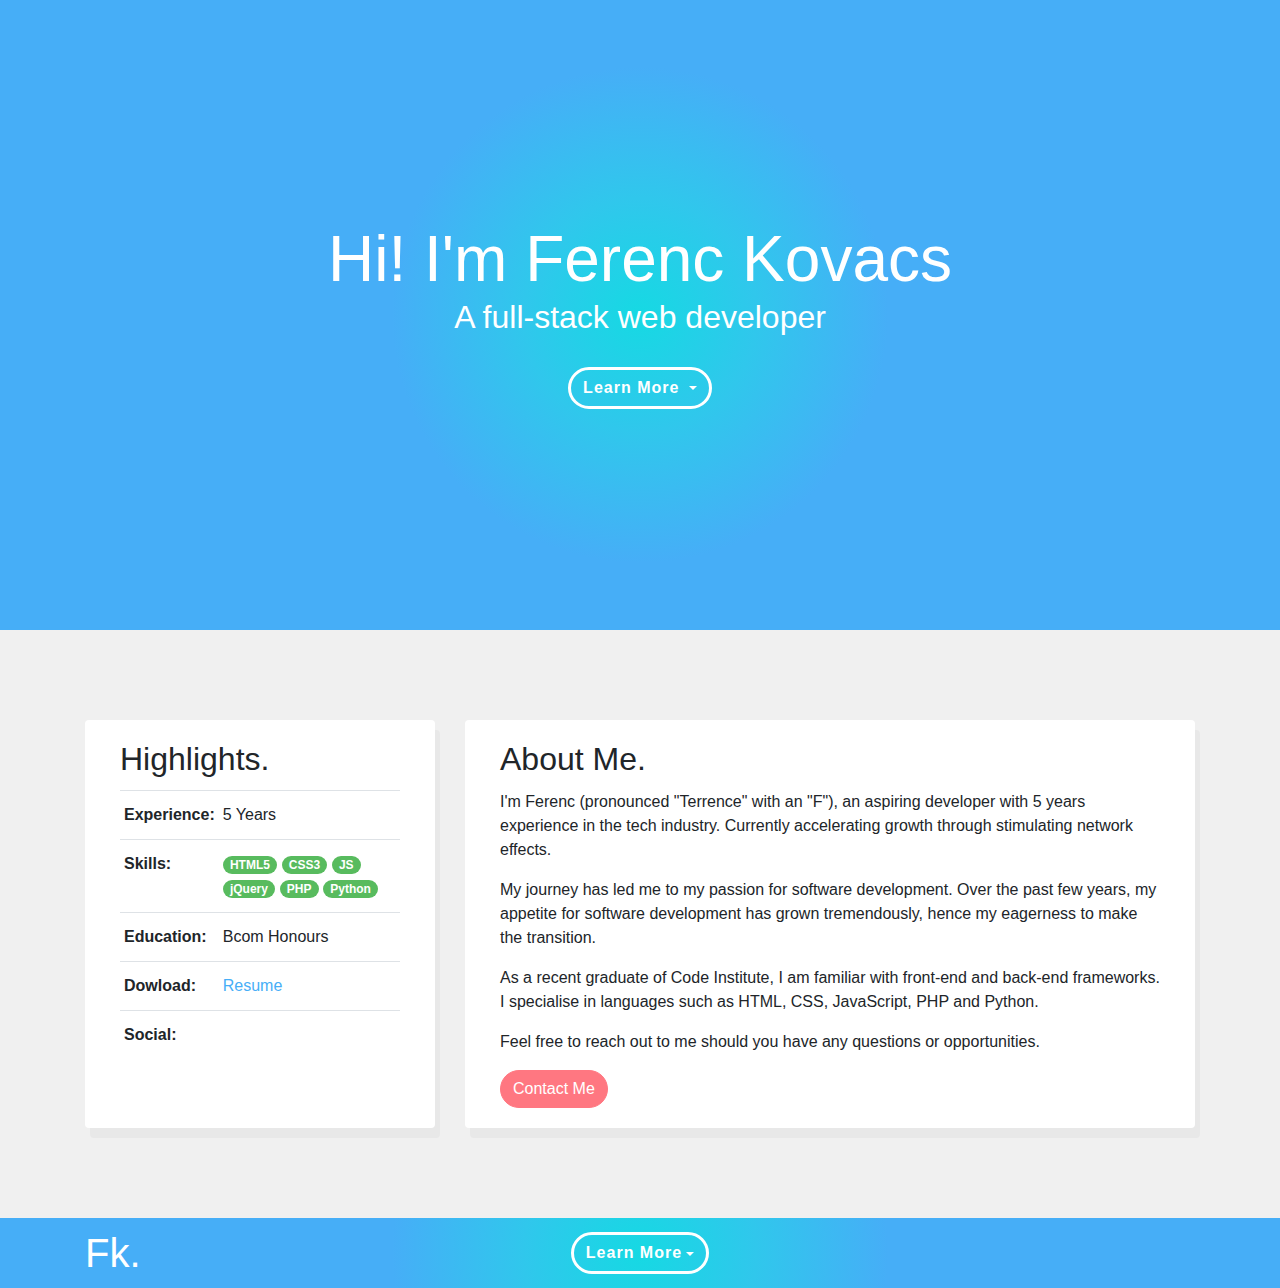
<file: index.html>
<!DOCTYPE html>
<html lang="en">

<head>
    <meta charset="UTF-8">
    <meta name="viewport" content="width=device-width, initial-scale=1.0">
    <meta http-equiv="X-UA-Compatible" content="ie=edge">
    <meta name="Description" content="This project is to showcase my skills and expertise as a full stack web developer. This project was built using only three major elements HTML5, CSS3 and Bootstrap.">
    
    <link rel="stylesheet" href="https://stackpath.bootstrapcdn.com/bootstrap/4.3.1/css/bootstrap.min.css" type="text/css" />
    <link rel="stylesheet" href="https://use.fontawesome.com/releases/v5.8.1/css/all.css" integrity="sha384-50oBUHEmvpQ+1lW4y57PTFmhCaXp0ML5d60M1M7uH2+nqUivzIebhndOJK28anvf" crossorigin="anonymous">
    <link href="https://fonts.googleapis.com/css?family=Hind+Vadodara|Mitr">
    <link rel="icon" href="images/fk.png" type="image/gif" sizes="32x32" />
    <link rel="stylesheet" href="css/style.css" type="text/css" />
    
    <title>Ferenc Kovacs Resume</title>
</head>

<body>

    <header>
        <nav class="navbar navbar-dark">
            <button class="col align-self-start navbar-toggler" type="button" data-toggle="collapse" data-target="#navbarToggle" aria-controls="navbarToggle" aria-expanded="false" aria-label="Toggle navigation">
                <i class="fas fa-bars"></i>
            </button>
        </nav>
        <div class="nav-bar collapse" id="navbarToggle">
            <ul class="navbar-nav">
                <li class="nav-item active">
                    <a class="nav-link" href="index.html">About Me</a>
                </li>
                <li class="nav-item">
                    <a class="nav-link" href="experience.html">Experience</a>
                </li>
                <li class="nav-item">
                    <a class="nav-link" href="portfolio.html">Portfolio</a>
                </li>
                <li class="nav-item">
                    <a class="nav-link" href="skills.html">Skills</a>
                </li>
                <li class="nav-item">
                    <a class="nav-link" href="resume.pdf" target="_blank">Resume</a>
                </li>
                <li class="nav-item">
                    <a class="nav-link" href="contact.html">Contact</a>
                </li>
            </ul>
        </div>
        <div class="hero-heading">
            <div>
                <h1>Hi! I'm Ferenc Kovacs</h1>
                <h2>A full-stack web developer</h2>
                <div class="drop-nav dropdown">
                    <button class="btn dropdown-toggle" type="button" id="dropdownMenuHero" data-toggle="dropdown" aria-haspopup="true" aria-expanded="false">
                        Learn More
                    </button>
                    <div class="dropdown-menu" aria-labelledby="dropdownMenuHero">
                        <a class="dropdown-item" href="index.html">About Me</a>
                        <a class="dropdown-item" href="experience.html">Experience</a>
                        <a class="dropdown-item" href="portfolio.html">Portfolio</a>
                        <a class="dropdown-item" href="skills.html">Skills</a>
                        <a class="dropdown-item" href="resume.pdf" target="_blank">Resume</a>
                        <a class="dropdown-item" href="contact.html">Contact</a>
                    </div>
                </div>
            </div>
        </div>
    </header>

    <main class="container">
        <section class="row">
            <div class="col-lg-4">
                <div class="col card">
                    <div class="card-body">
                        <h2 class="card-title">Highlights.</h2>
                        <div class="card-text">
                            <table class="table">
                                <tr>
                                    <th scope="row">Experience:</th>
                                    <td>5 Years</td>
                                </tr>
                                <tr>
                                    <th scope="row">Skills:</th>
                                    <td>
                                        <a class="badge badge-pill bg-green" href="skills.html">HTML5</a>
                                        <a class="badge badge-pill bg-green" href="skills.html">CSS3</a>
                                        <a class="badge badge-pill bg-green" href="skills.html">JS</a>
                                        <a class="badge badge-pill bg-green" href="skills.html">jQuery</a>
                                        <a class="badge badge-pill bg-green" href="skills.html">PHP</a>
                                        <a class="badge badge-pill bg-green" href="skills.html">Python</a>
                                    </td>
                                </tr>
                                <tr>
                                    <th scope="row">Education:</th>
                                    <td>Bcom Honours</td>
                                </tr>
                                <tr>
                                    <th scope="row">Dowload:</th>
                                    <td>
                                        <a href="resume.pdf" target="_blank"><i class="fas fa-download"></i> Resume</a>
                                    </td>
                                </tr>
                                <tr>
                                    <th scope="row">Social:</th>
                                    <td>
                                        <a href="https://www.linkedin.com/in/ferenc-kovacs-06190671/" target="_blank">
                                            <i class="fab fab-med fa-linkedin-in bg-red"></i>
                                        </a>
                                        <a href="https://github.com/K0vacs/" target="_blank">
                                            <i class="fab fab-med fa-github bg-red icon-spacing"></i>
                                        </a>
                                        <a href="https://stackoverflow.com/users/11163971/ferenc?tab=profile" target="_blank">
                                            <i class="fab fab-med fa-stack-overflow bg-red"></i>
                                        </a>
                                    </td>
                                </tr>
                            </table>
                        </div>
                    </div>
                </div>
            </div>
            <div class="col-lg-8 last-col">
                <div class="col card">
                    <div class="card-body">
                        <h2 class="card-title">About Me.</h2>
                        <p class="card-text">I'm Ferenc (pronounced "Terrence" with an "F"), an aspiring developer with 5 years experience in the tech industry. Currently accelerating growth through stimulating network effects.</p>
                        <p>My journey has led me to my passion for software development. Over the past few years, my appetite for software development has grown tremendously, hence my eagerness to make the transition.</p>
                        <p>As a recent graduate of Code Institute, I am familiar with front-end and back-end frameworks. I specialise in languages such as HTML, CSS, JavaScript, PHP and Python.</p>
                        <p>Feel free to reach out to me should you have any questions or opportunities.</p>
                        <a href="contact.html" class="btn bg-red">Contact Me</a>
                    </div>
                </div>
            </div>
        </section>
    </main>

    <footer class="container-fluid">
        <div class="container footer">
            <div class="row">
                <div class="col align-self-center d-none d-sm-block">
                    <span class="footer-text">Fk.</span>
                </div>
                <div class="col align-self-center">
                    <div class="drop-nav dropdown">
                        <button class="btn dropdown-toggle" type="button" id="dropdownMenuFooter" data-toggle="dropdown" aria-haspopup="true" aria-expanded="false">Learn More</button>
                        <div class="dropdown-menu" aria-labelledby="dropdownMenuFooter">
                            <a class="dropdown-item" href="index.html">About Me</a>
                            <a class="dropdown-item" href="experience.html">Experience</a>
                            <a class="dropdown-item" href="portfolio.html">Portfolio</a>
                            <a class="dropdown-item" href="skills.html">Skills</a>
                            <a class="dropdown-item" href="resume.pdf" target="_blank">Resume</a>
                            <a class="dropdown-item" href="contact.html">Contact</a>
                        </div>
                    </div>
                </div>
                <div class="col align-self-center d-none d-sm-block">
                    <div class="row socials">
                        <div class="col">
                            <a href="https://www.linkedin.com/in/ferenc-kovacs-06190671/" target="_blank">
                                <i class="fab fab-lrg fa-linkedin-in bg-red"></i>
                            </a>
                            <a href="https://github.com/K0vacs/" target="_blank">
                                <i class="fab fab-lrg fa-github bg-red icon-spacing"></i>
                            </a>
                            <a href="https://stackoverflow.com/users/11163971/ferenc?tab=profile" target="_blank">
                                <i class="fab fab-lrg fa-stack-overflow bg-red"></i>
                            </a> 
                        </div>
                    </div>
                </div>
            </div>
        </div>
    </footer>

<!--Body End-->
    <script src="https://code.jquery.com/jquery-3.3.1.slim.min.js" integrity="sha384-q8i/X+965DzO0rT7abK41JStQIAqVgRVzpbzo5smXKp4YfRvH+8abtTE1Pi6jizo" crossorigin="anonymous"></script>
    <script src="https://cdnjs.cloudflare.com/ajax/libs/popper.js/1.14.7/umd/popper.min.js" integrity="sha384-UO2eT0CpHqdSJQ6hJty5KVphtPhzWj9WO1clHTMGa3JDZwrnQq4sF86dIHNDz0W1" crossorigin="anonymous"></script>
    <script src="https://stackpath.bootstrapcdn.com/bootstrap/4.3.1/js/bootstrap.min.js" integrity="sha384-JjSmVgyd0p3pXB1rRibZUAYoIIy6OrQ6VrjIEaFf/nJGzIxFDsf4x0xIM+B07jRM" crossorigin="anonymous"></script>

</body>

</html>
</file>
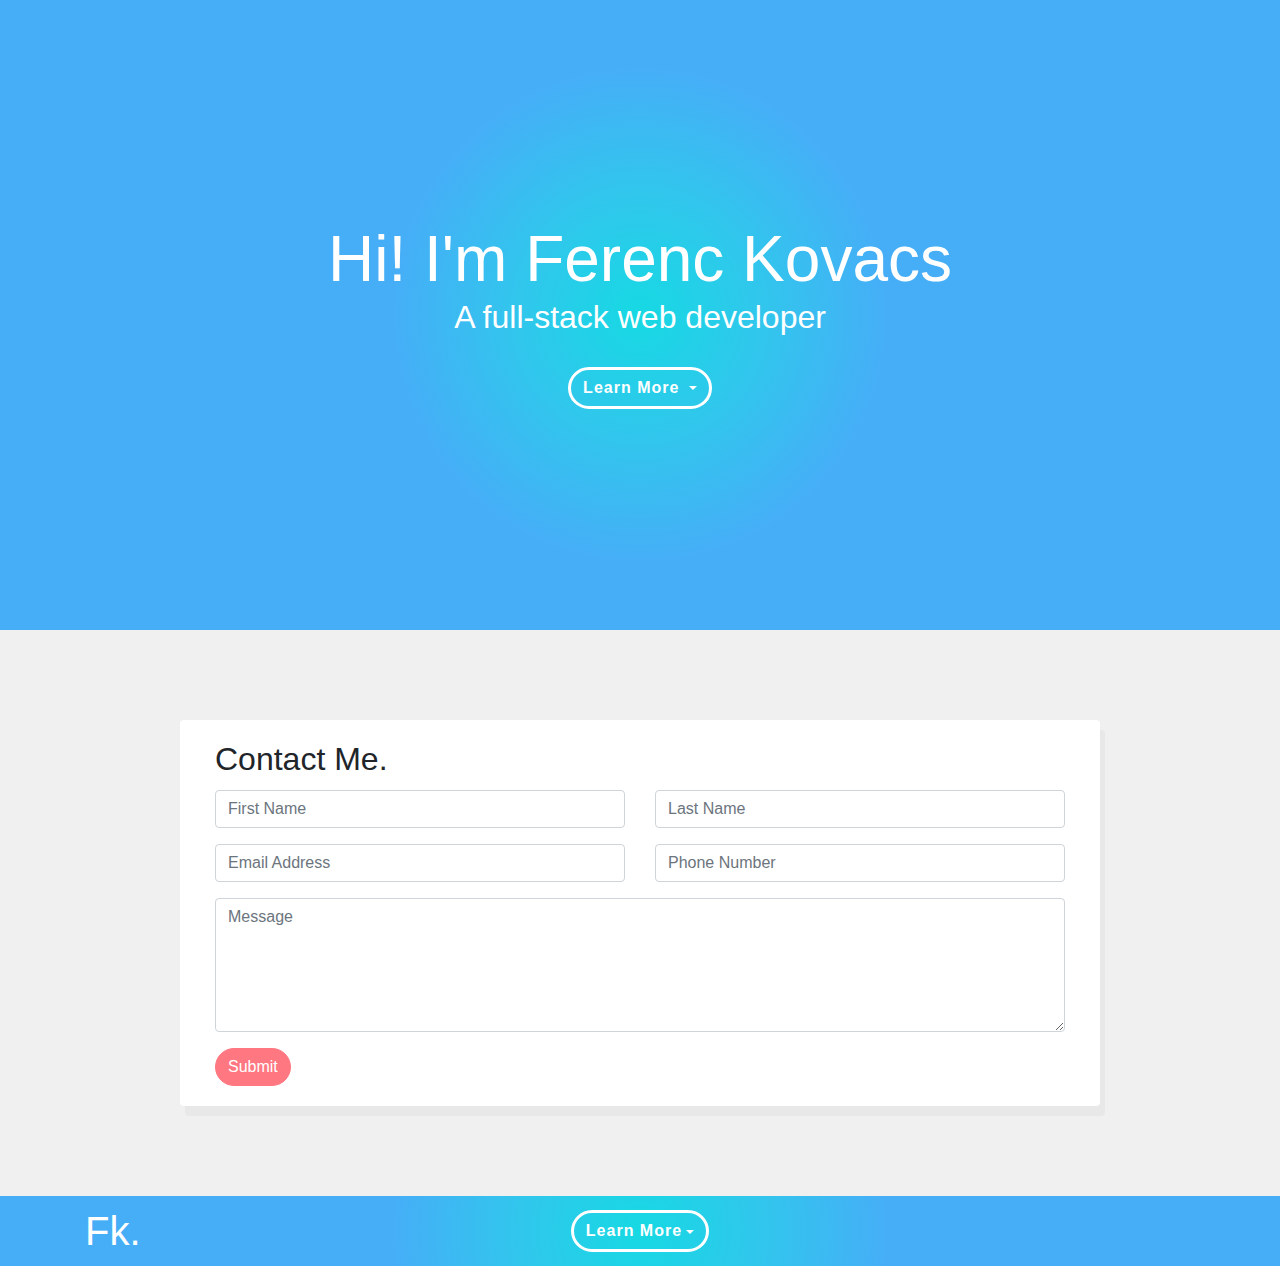
<file: contact.html>
<!DOCTYPE html>
<html lang="en">

<head>
    <meta charset="UTF-8">
    <meta name="viewport" content="width=device-width, initial-scale=1.0">
    <meta http-equiv="X-UA-Compatible" content="ie=edge">
    <meta name="Description" content="This project is to showcase my skills and expertise as a full stack web developer. This project was built using only three major elements HTML5, CSS3 and Bootstrap.">
    
    <link rel="stylesheet" href="https://stackpath.bootstrapcdn.com/bootstrap/4.3.1/css/bootstrap.min.css" type="text/css" />
    <link rel="stylesheet" href="https://use.fontawesome.com/releases/v5.8.1/css/all.css" integrity="sha384-50oBUHEmvpQ+1lW4y57PTFmhCaXp0ML5d60M1M7uH2+nqUivzIebhndOJK28anvf" crossorigin="anonymous">
    <link href="https://fonts.googleapis.com/css?family=Hind+Vadodara%7CMitr">
    <link rel="icon" href="images/fk.png" type="image/gif" sizes="32x32" />
    <link rel="stylesheet" href="css/style.css" type="text/css" />
    
    <title>Ferenc Kovacs Contact</title>
</head>

<body>

    <header>
        <nav class="navbar navbar-dark">
            <button class="col align-self-start navbar-toggler" type="button" data-toggle="collapse" data-target="#navbarToggle" aria-controls="navbarToggle" aria-expanded="false" aria-label="Toggle navigation">
                <i class="fas fa-bars"></i>
            </button>
        </nav>
        <div class="nav-bar collapse" id="navbarToggle">
            <ul class="navbar-nav">
                <li class="nav-item active">
                    <a class="nav-link" href="index.html">About Me</a>
                </li>
                <li class="nav-item">
                    <a class="nav-link" href="experience.html">Experience</a>
                </li>
                <li class="nav-item">
                    <a class="nav-link" href="portfolio.html">Portfolio</a>
                </li>
                <li class="nav-item">
                    <a class="nav-link" href="skills.html">Skills</a>
                </li>
                <li class="nav-item">
                    <a class="nav-link" href="resume.pdf" target="_blank">Resume</a>
                </li>
                <li class="nav-item">
                    <a class="nav-link" href="contact.html">Contact</a>
                </li>
            </ul>
        </div>
        <div class="hero-heading">
            <div>
                <h1>Hi! I'm Ferenc Kovacs</h1>
                <h2>A full-stack web developer</h2>
                <div class="drop-nav dropdown">
                    <button class="btn dropdown-toggle" type="button" id="dropdownMenuHeader" data-toggle="dropdown" aria-haspopup="true" aria-expanded="false">
                        Learn More
                    </button>
                    <div class="dropdown-menu" aria-labelledby="dropdownMenuHeader">
                        <a class="dropdown-item" href="index.html">About Me</a>
                        <a class="dropdown-item" href="experience.html">Experience</a>
                        <a class="dropdown-item" href="portfolio.html">Portfolio</a>
                        <a class="dropdown-item" href="skills.html">Skills</a>
                        <a class="dropdown-item" href="resume.pdf" target="_blank">Resume</a>
                        <a class="dropdown-item" href="contact.html">Contact</a>
                    </div>
                </div>
            </div>
        </div>
    </header>

    <main class="container">
        <section class="row">
            <div class="col-md-10 offset-md-1">
                <div class="col card">
                    <div class="card-body">
                        <h2 class="card-title">Contact Me.</h2>
                        <div class="card-text">
                            <form>
                                <div class="row form-group">
                                    <div class="col-sm">
                                        <input id="fname" type="text" class="form-control" placeholder="First Name" aria-label="First Name" required>
                                    </div>
                                    <div class="col-sm">
                                        <input type="text" class="form-control" placeholder="Last Name" aria-label="Last Name" required>
                                    </div>
                                </div>
                                <div class="row form-group">
                                    <div class="col-sm">
                                        <input type="email" class="form-control" placeholder="Email Address" aria-label="Email Address" required>
                                    </div>
                                    <div class="col-sm">
                                        <input type="tel" class="form-control" placeholder="Phone Number" aria-label="Phone Number" required>
                                    </div>
                                </div>
                                <div class="row form-group">
                                    <div class="col">
                                        <textarea class="form-control" rows="5" placeholder="Message" aria-label="Message" required></textarea>
                                    </div>
                                </div>
                                <button type="submit" class="btn bg-red">Submit</button>
                            </form>
                        </div>
                    </div>
                </div>
            </div>
        </section>
    </main>

    <footer class="container-fluid">
        <div class="container footer">
            <div class="row">
                <div class="col align-self-center d-none d-sm-block">
                    <span class="footer-text">Fk.</span>
                </div>
                <div class="col align-self-center">
                    <div class="drop-nav dropdown">
                        <button class="btn dropdown-toggle" type="button" id="dropdownMenuButton" data-toggle="dropdown" aria-haspopup="true" aria-expanded="false">Learn More</button>
                        <div class="dropdown-menu" aria-labelledby="dropdownMenuButton">
                            <a class="dropdown-item" href="index.html">About Me</a>
                            <a class="dropdown-item" href="experience.html">Experience</a>
                            <a class="dropdown-item" href="portfolio.html">Portfolio</a>
                            <a class="dropdown-item" href="skills.html">Skills</a>
                            <a class="dropdown-item" href="resume.pdf" target="_blank">Resume</a>
                            <a class="dropdown-item" href="contact.html">Contact</a>
                        </div>
                    </div>
                </div>
                <div class="col align-self-center d-none d-sm-block">
                    <div class="row socials">
                        <div class="col">
                            <a href="https://www.linkedin.com/in/ferenc-kovacs-06190671/" target="_blank" rel="noopener" aria-label="Visit my LinkedIn page">
                                <i class="fab fab-lrg fa-linkedin-in bg-red"></i>
                            </a>
                            <a href="https://github.com/K0vacs/" target="_blank" rel="noopener" aria-label="Visit my GitHub page">
                                <i class="fab fab-lrg fa-github bg-red icon-spacing"></i>
                            </a>
                            <a href="https://stackoverflow.com/users/11163971/ferenc?tab=profile" target="_blank" rel="noopener" aria-label="Visit my Stack Overflow page">
                                <i class="fab fab-lrg fa-stack-overflow bg-red"></i>
                            </a> 
                        </div>
                    </div>
                </div>
            </div>
        </div>
    </footer>

<!--Body End-->
    <script src="https://code.jquery.com/jquery-3.3.1.slim.min.js" integrity="sha384-q8i/X+965DzO0rT7abK41JStQIAqVgRVzpbzo5smXKp4YfRvH+8abtTE1Pi6jizo" crossorigin="anonymous"></script>
    <script src="https://cdnjs.cloudflare.com/ajax/libs/popper.js/1.14.7/umd/popper.min.js" integrity="sha384-UO2eT0CpHqdSJQ6hJty5KVphtPhzWj9WO1clHTMGa3JDZwrnQq4sF86dIHNDz0W1" crossorigin="anonymous"></script>
    <script src="https://stackpath.bootstrapcdn.com/bootstrap/4.3.1/js/bootstrap.min.js" integrity="sha384-JjSmVgyd0p3pXB1rRibZUAYoIIy6OrQ6VrjIEaFf/nJGzIxFDsf4x0xIM+B07jRM" crossorigin="anonymous"></script>

</body>

</html>
</file>
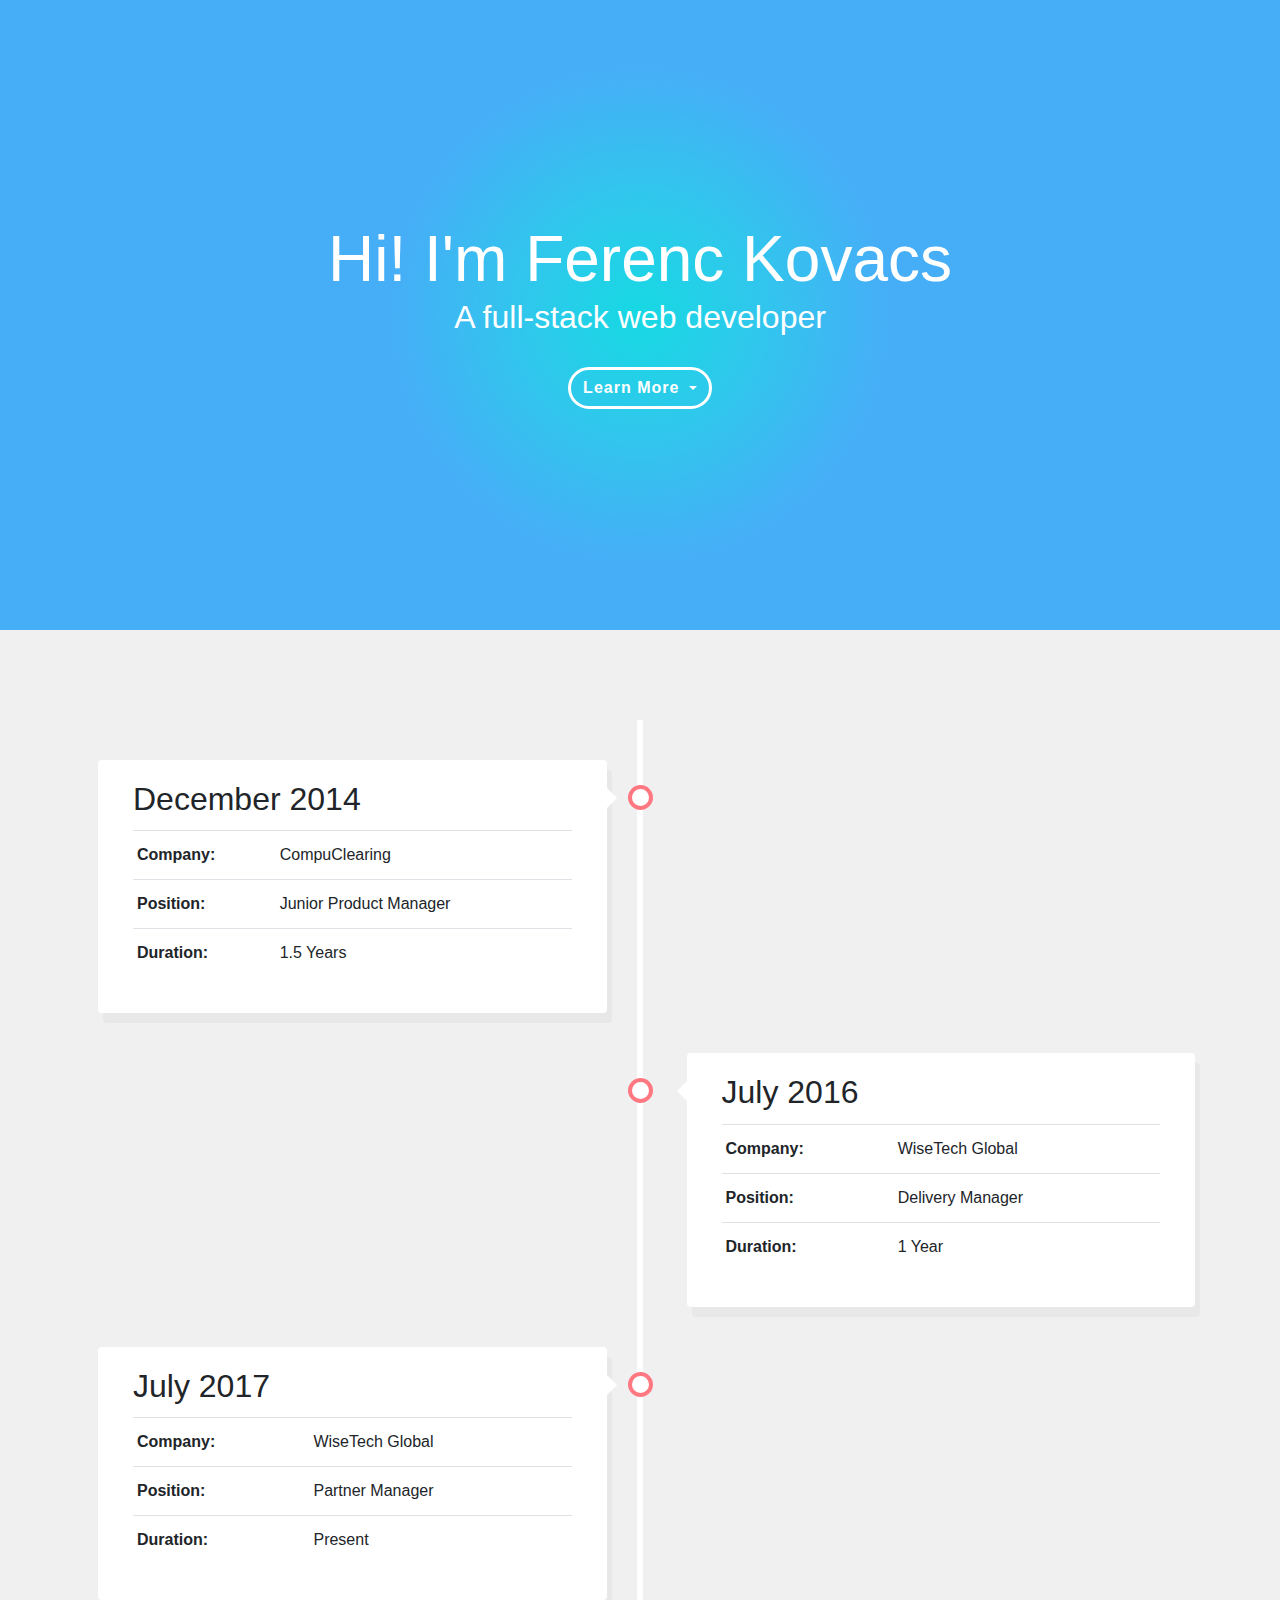
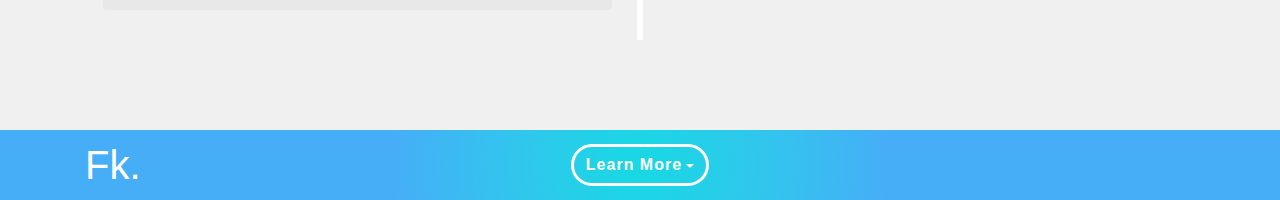
<file: experience.html>
<!DOCTYPE html>
<html lang="en">

<head>
    <meta charset="UTF-8">
    <meta name="viewport" content="width=device-width, initial-scale=1.0">
    <meta http-equiv="X-UA-Compatible" content="ie=edge">
    <meta name="Description" content="This project is to showcase my skills and expertise as a full stack web developer. This project was built using only three major elements HTML5, CSS3 and Bootstrap.">
    
    <link rel="stylesheet" href="https://stackpath.bootstrapcdn.com/bootstrap/4.3.1/css/bootstrap.min.css" type="text/css" />
    <link rel="stylesheet" href="https://use.fontawesome.com/releases/v5.8.1/css/all.css" integrity="sha384-50oBUHEmvpQ+1lW4y57PTFmhCaXp0ML5d60M1M7uH2+nqUivzIebhndOJK28anvf" crossorigin="anonymous">
    <link href="https://fonts.googleapis.com/css?family=Hind+Vadodara|Mitr">
    <link rel="icon" href="images/fk.png" type="image/gif" sizes="32x32" />
    <link rel="stylesheet" href="css/style.css" type="text/css" />
    
    <title>Ferenc Kovacs Experience</title>
</head>

<body>
    
    <header>
        <nav class="navbar navbar-dark">
            <button class="col align-self-start navbar-toggler" type="button" data-toggle="collapse" data-target="#navbarToggle" aria-controls="navbarToggle" aria-expanded="false" aria-label="Toggle navigation">
                <i class="fas fa-bars"></i>
            </button>
        </nav>
        <div class="nav-bar collapse" id="navbarToggle">
            <ul class="navbar-nav">
                <li class="nav-item active">
                    <a class="nav-link" href="index.html">About Me</a>
                </li>
                <li class="nav-item">
                    <a class="nav-link" href="experience.html">Experience</a>
                </li>
                <li class="nav-item">
                    <a class="nav-link" href="portfolio.html">Portfolio</a>
                </li>
                <li class="nav-item">
                    <a class="nav-link" href="skills.html">Skills</a>
                </li>
                <li class="nav-item">
                    <a class="nav-link" href="resume.pdf" target="_blank">Resume</a>
                </li>
                <li class="nav-item">
                    <a class="nav-link" href="contact.html">Contact</a>
                </li>
            </ul>
        </div>
        <div class="hero-heading">
            <div>
                <h1>Hi! I'm Ferenc Kovacs</h1>
                <h2>A full-stack web developer</h2>
                <div class="drop-nav dropdown">
                    <button class="btn dropdown-toggle" type="button" id="dropdownMenuHeader" data-toggle="dropdown" aria-haspopup="true" aria-expanded="false">
                        Learn More
                    </button>
                    <div class="dropdown-menu" aria-labelledby="dropdownMenuHeader">
                        <a class="dropdown-item" href="index.html">About Me</a>
                        <a class="dropdown-item" href="experience.html">Experience</a>
                        <a class="dropdown-item" href="portfolio.html">Portfolio</a>
                        <a class="dropdown-item" href="skills.html">Skills</a>
                        <a class="dropdown-item" href="resume.pdf" target="_blank">Resume</a>
                        <a class="dropdown-item" href="contact.html">Contact</a>
                    </div>
                </div>
            </div>
        </div>
    </header>
    
    <main class="timeline exp container">
        <section class="row">
            <div class="col-md-6 timeline-item-left">
                <div class="col card">
                    <div class="card-body">
                        <h2 class="card-title">December 2014</h2>
                        <div class="card-text">
                            <table class="table">
                                <tr>
                                    <th scope="row">Company:</th>
                                    <td>CompuClearing</td>
                                </tr>
                                <tr>
                                    <th scope="row">Position:</th>
                                    <td>Junior Product Manager</td>
                                </tr>
                                <tr>
                                    <th scope="row">Duration:</th>
                                    <td>1.5 Years</td>
                                </tr>
                            </table>
                        </div>
                    </div>
                </div>
            </div>
            
            <div class="col-md-6 offset-md-6 timeline-item-right">
                <div class="col card">
                    <div class="card-body">
                        <h2 class="card-title">July 2016</h2>
                        <div class="card-text">
                            <table class="table">
                                <tr>
                                    <th scope="row">Company:</th>
                                    <td>WiseTech Global</td>
                                </tr>
                                <tr>
                                    <th scope="row">Position:</th>
                                    <td>Delivery Manager</td>
                                </tr>
                                <tr>
                                    <th scope="row">Duration:</th>
                                    <td>1 Year</td>
                                </tr>
                            </table>
                        </div>
                    </div>
                </div>
            </div>
            
            <div class="col-md-6 timeline-item-left bottom">
                <div class="col card">
                    <div class="card-body">
                        <h2 class="card-title">July 2017</h2>
                        <div class="card-text">
                            <table class="table">
                                <tr>
                                    <th scope="row">Company:</th>
                                    <td>WiseTech Global</td>
                                </tr>
                                <tr>
                                    <th scope="row">Position:</th>
                                    <td>Partner Manager</td>
                                </tr>
                                <tr>
                                    <th scope="row">Duration:</th>
                                    <td>Present</td>
                                </tr>
                            </table>
                        </div>
                    </div>
                </div>
            </div>
        </section>
    </main>
    
    <footer class="container-fluid">
        <div class="container footer">
            <div class="row">
                <div class="col align-self-center d-none d-sm-block">
                    <span class="footer-text">Fk.</span>
                </div>
                <div class="col align-self-center">
                    <div class="drop-nav dropdown">
                        <button class="btn dropdown-toggle" type="button" id="dropdownMenuFooter" data-toggle="dropdown" aria-haspopup="true" aria-expanded="false">Learn More</button>
                        <div class="dropdown-menu" aria-labelledby="dropdownMenuFooter">
                            <a class="dropdown-item" href="index.html">About Me</a>
                            <a class="dropdown-item" href="experience.html">Experience</a>
                            <a class="dropdown-item" href="portfolio.html">Portfolio</a>
                            <a class="dropdown-item" href="skills.html">Skills</a>
                            <a class="dropdown-item" href="resume.pdf" target="_blank">Resume</a>
                            <a class="dropdown-item" href="contact.html">Contact</a>
                        </div>
                    </div>
                </div>
                <div class="col align-self-center d-none d-sm-block">
                    <div class="row socials">
                        <div class="col">
                            <a href="https://www.linkedin.com/in/ferenc-kovacs-06190671/" target="_blank">
                                <i class="fab fab-lrg fa-linkedin-in bg-red"></i>
                            </a>
                            <a href="https://github.com/K0vacs/" target="_blank">
                                <i class="fab fab-lrg fa-github bg-red icon-spacing"></i>
                            </a>
                            <a href="https://stackoverflow.com/users/11163971/ferenc?tab=profile" target="_blank">
                                <i class="fab fab-lrg fa-stack-overflow bg-red"></i>
                            </a> 
                        </div>
                    </div>
                </div>
            </div>
        </div>
    </footer>

<!--Body End-->
    <script src="https://code.jquery.com/jquery-3.3.1.slim.min.js" integrity="sha384-q8i/X+965DzO0rT7abK41JStQIAqVgRVzpbzo5smXKp4YfRvH+8abtTE1Pi6jizo" crossorigin="anonymous"></script>
    <script src="https://cdnjs.cloudflare.com/ajax/libs/popper.js/1.14.7/umd/popper.min.js" integrity="sha384-UO2eT0CpHqdSJQ6hJty5KVphtPhzWj9WO1clHTMGa3JDZwrnQq4sF86dIHNDz0W1" crossorigin="anonymous"></script>
    <script src="https://stackpath.bootstrapcdn.com/bootstrap/4.3.1/js/bootstrap.min.js" integrity="sha384-JjSmVgyd0p3pXB1rRibZUAYoIIy6OrQ6VrjIEaFf/nJGzIxFDsf4x0xIM+B07jRM" crossorigin="anonymous"></script>

</body>

</html>
</file>
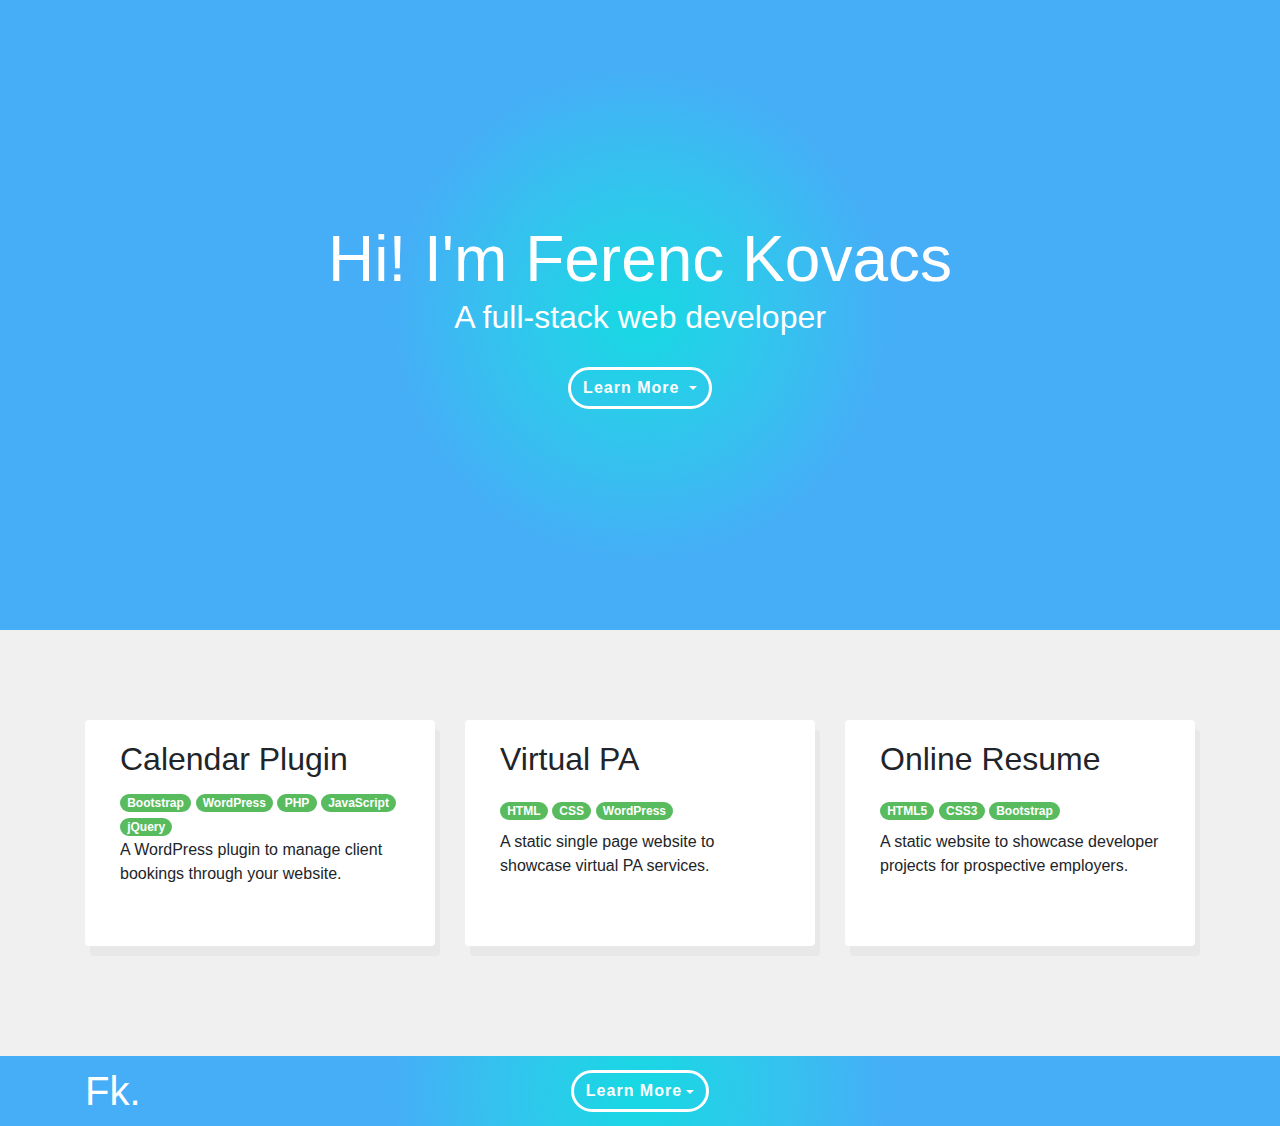
<file: portfolio.html>
<!DOCTYPE html>
<html lang="en">

<head>
    <meta charset="UTF-8">
    <meta name="viewport" content="width=device-width, initial-scale=1.0">
    <meta http-equiv="X-UA-Compatible" content="ie=edge">
    <meta name="Description" content="This project is to showcase my skills and expertise as a full stack web developer. This project was built using only three major elements HTML5, CSS3 and Bootstrap.">
    
    <link rel="stylesheet" href="https://stackpath.bootstrapcdn.com/bootstrap/4.3.1/css/bootstrap.min.css" type="text/css" />
    <link rel="stylesheet" href="https://use.fontawesome.com/releases/v5.8.1/css/all.css" integrity="sha384-50oBUHEmvpQ+1lW4y57PTFmhCaXp0ML5d60M1M7uH2+nqUivzIebhndOJK28anvf" crossorigin="anonymous">
    <link href="https://fonts.googleapis.com/css?family=Hind+Vadodara|Mitr">
    <link rel="icon" href="images/fk.png" type="image/gif" sizes="32x32" />
    <link rel="stylesheet" href="css/style.css" type="text/css" />
    
    <title>Ferenc Kovacs Portfolio</title>
</head>

<body>
    
    <header>
        <nav class="navbar navbar-dark">
            <button class="col align-self-start navbar-toggler" type="button" data-toggle="collapse" data-target="#navbarToggle" aria-controls="navbarToggle" aria-expanded="false" aria-label="Toggle navigation">
                <i class="fas fa-bars"></i>
            </button>
        </nav>
        <div class="nav-bar collapse" id="navbarToggle">
            <ul class="navbar-nav">
                <li class="nav-item active">
                    <a class="nav-link" href="index.html">About Me</a>
                </li>
                <li class="nav-item">
                    <a class="nav-link" href="experience.html">Experience</a>
                </li>
                <li class="nav-item">
                    <a class="nav-link" href="portfolio.html">Portfolio</a>
                </li>
                <li class="nav-item">
                    <a class="nav-link" href="skills.html">Skills</a>
                </li>
                <li class="nav-item">
                    <a class="nav-link" href="resume.pdf" target="_blank">Resume</a>
                </li>
                <li class="nav-item">
                    <a class="nav-link" href="contact.html">Contact</a>
                </li>
            </ul>
        </div>
        <div class="hero-heading">
            <div>
                <h1>Hi! I'm Ferenc Kovacs</h1>
                <h2>A full-stack web developer</h2>
                <div class="drop-nav dropdown">
                    <button class="btn dropdown-toggle" type="button" id="dropdownMenuHeader" data-toggle="dropdown" aria-haspopup="true" aria-expanded="false">
                        Learn More
                    </button>
                    <div class="dropdown-menu" aria-labelledby="dropdownMenuHeader">
                        <a class="dropdown-item" href="index.html">About Me</a>
                        <a class="dropdown-item" href="experience.html">Experience</a>
                        <a class="dropdown-item" href="portfolio.html">Portfolio</a>
                        <a class="dropdown-item" href="skills.html">Skills</a>
                        <a class="dropdown-item" href="resume.pdf" target="_blank">Resume</a>
                        <a class="dropdown-item" href="contact.html">Contact</a>
                    </div>
                </div>
            </div>
        </div>
    </header>
    
    <main class="container">
        <section class="row">
            <div class="col-md-4">
                <div class="col card">
                    <div class="card-body flex-spacing">
                        <h2 class="card-title">Calendar Plugin</h2>
                        <div class="card-text">
                            <a class="badge badge-pill bg-green" href="skills.html">Bootstrap</a>
                            <a class="badge badge-pill bg-green" href="skills.html">WordPress</a>
                            <a class="badge badge-pill bg-green" href="skills.html">PHP</a>
                            <a class="badge badge-pill bg-green" href="skills.html">JavaScript</a>
                            <a class="badge badge-pill bg-green" href="skills.html">jQuery</a>
                        </div>
                        <p class="card-text">A WordPress plugin to manage client bookings through your website.</p>
                        <div class="card-text">
                            <a href="https://www.linkedin.com/in/ferenc-kovacs-06190671/" target="_blank">
                                <i class="fab fab-med fa-linkedin-in bg-red"></i>
                            </a>
                            <a href="https://github.com/K0vacs/" target="_blank">
                                <i class="fab fab-med fa-github bg-red icon-spacing"></i>
                            </a>
                            <a href="https://stackoverflow.com/users/11163971/ferenc?tab=profile" target="_blank">
                                <i class="fab fab-med fa-stack-overflow bg-red"></i>
                            </a>
                        </div>
                    </div>
                </div>
            </div>
            <div class="col-md-4">
                <div class="col card">
                    <div class="card-body flex-spacing">
                        <h2 class="card-title">Virtual PA</h2>
                        <div class="card-text">
                            <a class="badge badge-pill bg-green" href="skills.html">HTML</a>
                            <a class="badge badge-pill bg-green" href="skills.html">CSS</a>
                            <a class="badge badge-pill bg-green" href="skills.html">WordPress</a>
                        </div>
                        <p class="card-text">A static single page website to showcase virtual PA services.</p>
                        <div class="card-text">
                            <a href="https://www.linkedin.com/in/ferenc-kovacs-06190671/" target="_blank">
                                <i class="fab fab-med fa-linkedin-in bg-red"></i>
                            </a>
                            <a href="https://github.com/K0vacs/" target="_blank">
                                <i class="fab fab-med fa-github bg-red icon-spacing"></i>
                            </a>
                            <a href="https://stackoverflow.com/users/11163971/ferenc?tab=profile" target="_blank">
                                <i class="fab fab-med fa-stack-overflow bg-red"></i>
                            </a>
                        </div>
                    </div>
                </div>
            </div>
            <div class="col-md-4">
                <div class="col card">
                    <div class="card-body flex-spacing">
                        <h2 class="card-title">Online Resume</h2>
                        <div class="card-text">
                            <a class="badge badge-pill bg-green" href="skills.html">HTML5</a>
                            <a class="badge badge-pill bg-green" href="skills.html">CSS3</a>
                            <a class="badge badge-pill bg-green" href="skills.html">Bootstrap</a>
                        </div>
                        <p class="card-text">A static website to showcase developer projects for prospective employers.</p>
                        <div class="card-text">
                            <a href="https://www.linkedin.com/in/ferenc-kovacs-06190671/" target="_blank">
                                <i class="fab fab-med fa-linkedin-in bg-red"></i>
                            </a>
                            <a href="https://github.com/K0vacs/" target="_blank">
                                <i class="fab fab-med fa-github bg-red icon-spacing"></i>
                            </a>
                            <a href="https://stackoverflow.com/users/11163971/ferenc?tab=profile" target="_blank">
                                <i class="fab fab-med fa-stack-overflow bg-red"></i>
                            </a>
                        </div>
                    </div>
                </div>
            </div>
        </section>
    </main>
    
    <footer class="container-fluid">
        <div class="container footer">
            <div class="row">
                <div class="col align-self-center d-none d-sm-block">
                    <span class="footer-text">Fk.</span>
                </div>
                <div class="col align-self-center">
                    <div class="drop-nav dropdown">
                        <button class="btn dropdown-toggle" type="button" id="dropdownMenuButton" data-toggle="dropdown" aria-haspopup="true" aria-expanded="false">Learn More</button>
                        <div class="dropdown-menu" aria-labelledby="dropdownMenuButton">
                            <a class="dropdown-item" href="index.html">About Me</a>
                            <a class="dropdown-item" href="experience.html">Experience</a>
                            <a class="dropdown-item" href="portfolio.html">Portfolio</a>
                            <a class="dropdown-item" href="skills.html">Skills</a>
                            <a class="dropdown-item" href="resume.pdf" target="_blank">Resume</a>
                            <a class="dropdown-item" href="contact.html">Contact</a>
                        </div>
                    </div>
                </div>
                <div class="col align-self-center d-none d-sm-block">
                    <div class="row socials">
                        <div class="col">
                            <a href="https://www.linkedin.com/in/ferenc-kovacs-06190671/" target="_blank">
                                <i class="fab fab-lrg fa-linkedin-in bg-red"></i>
                            </a>
                            <a href="https://github.com/K0vacs/" target="_blank">
                                <i class="fab fab-lrg fa-github bg-red icon-spacing"></i>
                            </a>
                            <a href="https://stackoverflow.com/users/11163971/ferenc?tab=profile" target="_blank">
                                <i class="fab fab-lrg fa-stack-overflow bg-red"></i>
                            </a> 
                        </div>
                    </div>
                </div>
            </div>
        </div>
    </footer>

<!--Body End-->
    <script src="https://code.jquery.com/jquery-3.3.1.slim.min.js" integrity="sha384-q8i/X+965DzO0rT7abK41JStQIAqVgRVzpbzo5smXKp4YfRvH+8abtTE1Pi6jizo" crossorigin="anonymous"></script>
    <script src="https://cdnjs.cloudflare.com/ajax/libs/popper.js/1.14.7/umd/popper.min.js" integrity="sha384-UO2eT0CpHqdSJQ6hJty5KVphtPhzWj9WO1clHTMGa3JDZwrnQq4sF86dIHNDz0W1" crossorigin="anonymous"></script>
    <script src="https://stackpath.bootstrapcdn.com/bootstrap/4.3.1/js/bootstrap.min.js" integrity="sha384-JjSmVgyd0p3pXB1rRibZUAYoIIy6OrQ6VrjIEaFf/nJGzIxFDsf4x0xIM+B07jRM" crossorigin="anonymous"></script>

</body>

</html>
</file>
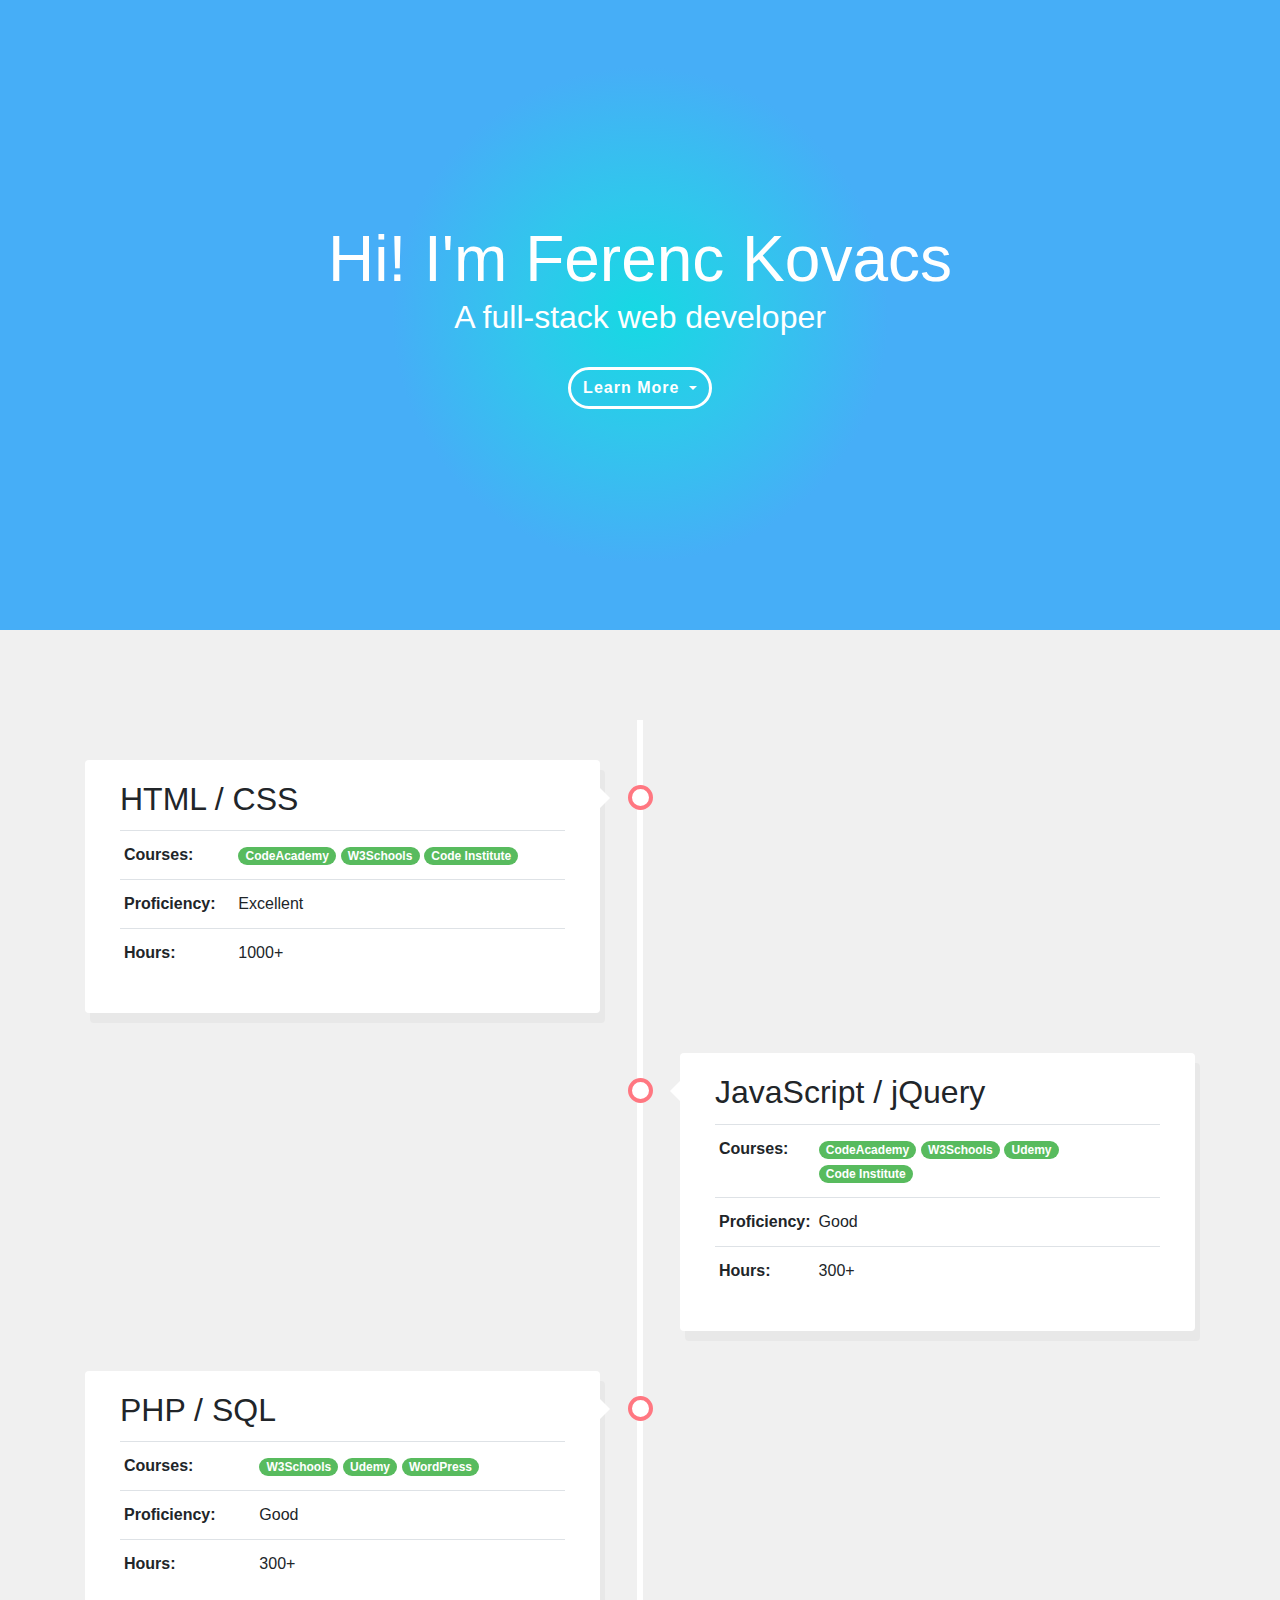
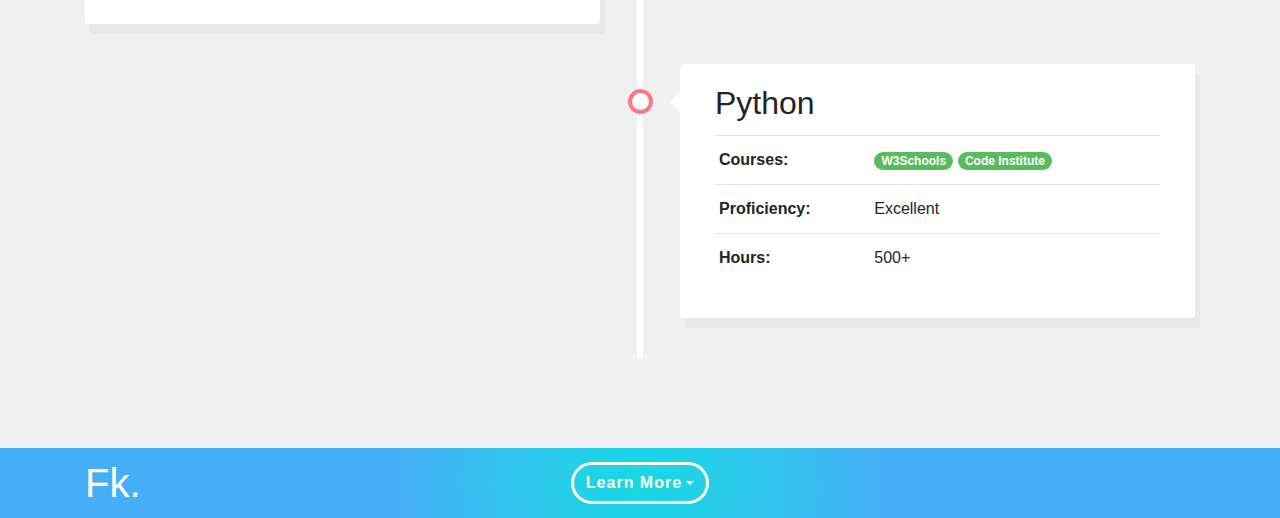
<file: skills.html>
<!DOCTYPE html>
<html lang="en">

<head>
    <meta charset="UTF-8">
    <meta name="viewport" content="width=device-width, initial-scale=1.0">
    <meta http-equiv="X-UA-Compatible" content="ie=edge">
    <meta name="Description" content="This project is to showcase my skills and expertise as a full stack web developer. This project was built using only three major elements HTML5, CSS3 and Bootstrap.">
    
    <link rel="stylesheet" href="https://stackpath.bootstrapcdn.com/bootstrap/4.3.1/css/bootstrap.min.css" type="text/css" />
    <link rel="stylesheet" href="https://use.fontawesome.com/releases/v5.8.1/css/all.css" integrity="sha384-50oBUHEmvpQ+1lW4y57PTFmhCaXp0ML5d60M1M7uH2+nqUivzIebhndOJK28anvf" crossorigin="anonymous">
    <link href="https://fonts.googleapis.com/css?family=Hind+Vadodara|Mitr">
    <link rel="icon" href="images/fk.png" type="image/gif" sizes="32x32" />
    <link rel="stylesheet" href="css/style.css" type="text/css" />
    
    <title>Ferenc Kovacs Skills</title>
</head>

<body>
    
    <header>
        <nav class="navbar navbar-dark">
            <button class="col align-self-start navbar-toggler" type="button" data-toggle="collapse" data-target="#navbarToggle" aria-controls="navbarToggle" aria-expanded="false" aria-label="Toggle navigation">
                <i class="fas fa-bars"></i>
            </button>
        </nav>
        <div class="nav-bar collapse" id="navbarToggle">
            <ul class="navbar-nav">
                <li class="nav-item active">
                    <a class="nav-link" href="index.html">About Me</a>
                </li>
                <li class="nav-item">
                    <a class="nav-link" href="experience.html">Experience</a>
                </li>
                <li class="nav-item">
                    <a class="nav-link" href="portfolio.html">Portfolio</a>
                </li>
                <li class="nav-item">
                    <a class="nav-link" href="skills.html">Skills</a>
                </li>
                <li class="nav-item">
                    <a class="nav-link" href="resume.pdf" target="_blank">Resume</a>
                </li>
                <li class="nav-item">
                    <a class="nav-link" href="contact.html">Contact</a>
                </li>
            </ul>
        </div>
        <div class="hero-heading">
            <div>
                <h1>Hi! I'm Ferenc Kovacs</h1>
                <h2>A full-stack web developer</h2>
                <div class="drop-nav dropdown">
                    <button class="btn dropdown-toggle" type="button" id="dropdownMenuHeader" data-toggle="dropdown" aria-haspopup="true" aria-expanded="false">
                        Learn More
                    </button>
                    <div class="dropdown-menu" aria-labelledby="dropdownMenuHeader">
                        <a class="dropdown-item" href="index.html">About Me</a>
                        <a class="dropdown-item" href="experience.html">Experience</a>
                        <a class="dropdown-item" href="portfolio.html">Portfolio</a>
                        <a class="dropdown-item" href="skills.html">Skills</a>
                        <a class="dropdown-item" href="resume.pdf" target="_blank">Resume</a>
                        <a class="dropdown-item" href="contact.html">Contact</a>
                    </div>
                </div>
            </div>
        </div>
    </header>
    
    <main class="timeline skl container">
        <section class="row">
            <div class="col-md-6 timeline-item-left">
                <div class="col card">
                    <div class="card-body">
                        <h2 class="card-title">HTML / CSS</h2>
                        <div class="card-text">
                            <table class="table">
                                <tr>
                                    <th scope="row">Courses:</th>
                                    <td>
                                        <span class="badge badge-pill bg-green" data-toggle="popover" title="CodeAcademy" data-content="Introduction to HTML and Learn CSS">CodeAcademy</span> 
                                        <span class="badge badge-pill bg-green" data-toggle="popover" title="W3Schools" data-content="HTML Tutorial and CSS Tutorial">W3Schools</span> 
                                        <span class="badge badge-pill bg-green" data-toggle="popover" title="CodeAcademy" data-content="HTML and CSS Fundamentals">Code Institute</span> 
                                    </td>
                                </tr>
                                <tr>
                                    <th scope="row">Proficiency:</th>
                                    <td>Excellent 
                                        
                                    </td>
                                </tr>
                                <tr>
                                    <th scope="row">Hours:</th>
                                    <td>1000+</td>
                                </tr>
                            </table>
                        </div>
                    </div>
                </div>
            </div>
            
            <div class="col-md-6 offset-md-6 timeline-item-right">
                <div class="col card">
                    <div class="card-body">
                        <h2 class="card-title">JavaScript / jQuery</h2>
                        <div class="card-text">
                            <table class="table">
                                <tr>
                                    <th scope="row">Courses:</th>
                                    <td>
                                        <span class="badge badge-pill bg-green" data-toggle="popover" title="CodeAcademy" data-content="Introduction to JavaScript and jQuery">CodeAcademy</span> 
                                        <span class="badge badge-pill bg-green" data-toggle="popover" title="W3Schools" data-content="JS Tutorial and jQuery Tutorial">W3Schools</span> 
                                        <span class="badge badge-pill bg-green" data-toggle="popover" title="Udemy" data-content="Learn AJAX with PHP using jQuery">Udemy</span>
                                        <span class="badge badge-pill bg-green" data-toggle="popover" title="Code Institute" data-content="JavaScript Fundamentals and Interactive Frontend Development">Code Institute</span> 
                                    </td>
                                </tr>
                                <tr>
                                    <th scope="row">Proficiency:</th>
                                    <td>Good</td>
                                </tr>
                                <tr>
                                    <th scope="row">Hours:</th>
                                    <td>300+</td>
                                </tr>
                            </table>
                        </div>
                    </div>
                </div>
            </div>
            
            <div class="col-md-6 timeline-item-left">
                <div class="col card">
                    <div class="card-body">
                        <h2 class="card-title">PHP / SQL</h2>
                        <div class="card-text">
                            <table class="table">
                                <tr>
                                    <th scope="row">Courses:</th>
                                    <td>
                                        <span class="badge badge-pill bg-green" data-toggle="popover" title="W3Schools" data-content="PHP Tutorial">W3Schools</span> 
                                        <span class="badge badge-pill bg-green" data-toggle="popover" title="Udemy" data-content="PHP become a master">Udemy</span>
                                        <span class="badge badge-pill bg-green" data-toggle="popover" title="WordPress" data-content="WordPress Codex">WordPress</span>
                                    </td>
                                </tr>
                                <tr>
                                    <th scope="row">Proficiency:</th>
                                    <td>Good</td>
                                </tr>
                                <tr>
                                    <th scope="row">Hours:</th>
                                    <td>300+</td>
                                </tr>
                            </table>
                        </div>
                    </div>
                </div>
            </div>
            
             <div class="col-md-6 offset-md-6 timeline-item-right bottom">
                <div class="col card">
                    <div class="card-body">
                        <h2 class="card-title">Python</h2>
                        <div class="card-text">
                            <table class="table">
                                <tr>
                                    <th scope="row">Courses:</th>
                                    <td>
                                        <span class="badge badge-pill bg-green" data-toggle="popover" title="W3Schools" data-content="Python Tutorial">W3Schools</span> 
                                        <span class="badge badge-pill bg-green" data-toggle="popover" title="Code Institute" data-content="Python fundamentals, practical and data centric development">Code Institute</span> 
                                    </td>
                                </tr>
                                <tr>
                                    <th scope="row">Proficiency:</th>
                                    <td>Excellent</td>
                                </tr>
                                <tr>
                                    <th scope="row">Hours:</th>
                                    <td>500+</td>
                                </tr>
                            </table>
                        </div>
                    </div>
                </div>
            </div>
        </section>
    </main>
    
    <footer class="container-fluid">
        <div class="container footer">
            <div class="row">
                <div class="col align-self-center d-none d-sm-block">
                    <span class="footer-text">Fk.</span>
                </div>
                <div class="col align-self-center">
                    <div class="drop-nav dropdown">
                        <button class="btn dropdown-toggle" type="button" id="dropdownMenuButton" data-toggle="dropdown" aria-haspopup="true" aria-expanded="false">Learn More</button>
                        <div class="dropdown-menu" aria-labelledby="dropdownMenuButton">
                            <a class="dropdown-item" href="index.html">About Me</a>
                            <a class="dropdown-item" href="experience.html">Experience</a>
                            <a class="dropdown-item" href="portfolio.html">Portfolio</a>
                            <a class="dropdown-item" href="skills.html">Skills</a>
                            <a class="dropdown-item" href="resume.pdf" target="_blank">Resume</a>
                            <a class="dropdown-item" href="contact.html">Contact</a>
                        </div>
                    </div>
                </div>
                <div class="col align-self-center d-none d-sm-block">
                    <div class="row socials">
                        <div class="col">
                            <a href="https://www.linkedin.com/in/ferenc-kovacs-06190671/" target="_blank">
                                <i class="fab fab-lrg fa-linkedin-in bg-red"></i>
                            </a>
                            <a href="https://github.com/K0vacs/" target="_blank">
                                <i class="fab fab-lrg fa-github bg-red icon-spacing"></i>
                            </a>
                            <a href="https://stackoverflow.com/users/11163971/ferenc?tab=profile" target="_blank">
                                <i class="fab fab-lrg fa-stack-overflow bg-red"></i>
                            </a> 
                        </div>
                    </div>
                </div>
            </div>
        </div>
    </footer>

<!--Body End-->
    <script src="https://code.jquery.com/jquery-3.3.1.slim.min.js" integrity="sha384-q8i/X+965DzO0rT7abK41JStQIAqVgRVzpbzo5smXKp4YfRvH+8abtTE1Pi6jizo" crossorigin="anonymous"></script>
    <script src="https://cdnjs.cloudflare.com/ajax/libs/popper.js/1.14.7/umd/popper.min.js" integrity="sha384-UO2eT0CpHqdSJQ6hJty5KVphtPhzWj9WO1clHTMGa3JDZwrnQq4sF86dIHNDz0W1" crossorigin="anonymous"></script>
    <script src="https://stackpath.bootstrapcdn.com/bootstrap/4.3.1/js/bootstrap.min.js" integrity="sha384-JjSmVgyd0p3pXB1rRibZUAYoIIy6OrQ6VrjIEaFf/nJGzIxFDsf4x0xIM+B07jRM" crossorigin="anonymous"></script>
    <script type="text/javascript" src="js/popovers.js"></script>
    
</body>

</html>
</file>
<file: css/style.css>
/*----------------------------------- Default Styles  */

body {
    font-family: 'Aileron Thin', sans-serif;
    background-color: #f0f0f0;
}

h1 {
    font-family: "Hind Vadodara", sans-serif;
    font-size: 4em;
    color: #fff;
}

h2, h3, h4, h5, h6 {
    font-family: 'Hind Vadodara', sans-serif;
}

p, a, span {
    font-family: 'Hind Vadodara', sans-serif;
}

a {
    color: #46aef7;
}

a:hover {
    color: #46aef7;
    text-decoration: none; 
    opacity: 0.8;
}

i:hover {
    opacity: 0.8;
}

/*----------------------------------- Backgrounds  */

.bg-blue {
    color: #fff;
    background-color: #46aef7;
    border-color: #46aef7;
}

.bg-red {
    color: #fff;
    background-color: #FF7781;
    border-color: #FF7781;
}

.bg-green {
    color: #fff;
    background-color: #58BB5E;
    border-color: #58BB5E;
}

/*----------------------------------- Navbar  */

.nav-bar a {
    color: #fff;
}

.nav-bar a:hover {
    color: #fff;
    opacity: 0.8;
}

.fa-bars {
    color: #fff;
    font-size: 26px;
}

.navbar-dark .navbar-toggler {
    border-color: transparent;
}

.navbar-dark .navbar-toggler:hover {
    opacity: 0.8;
}

.navbar-toggler:focus {
    outline: none;
}

.navbar {
    float: right;
    position: absolute;
    right: 0;
}

.nav-bar {
    position: absolute;
    top: 55px;
    right: 0px;
}

.navbar-nav {
    padding: 0 33px;
    text-align: right;
}

.nav-link {
    color: #fff;
    padding: 4px;
    font-weight: 600;
    letter-spacing: 1px;
}

.hero-heading {
    display: flex;
    justify-content: center;
    align-items: center;
    height: 70vh;
    color: #fff;
    background-image: radial-gradient(circle 248px at center, #16d9e3 0%, #30c7ec 47%, #46aef7 100%);
}

.hero-heading h1 {
    margin-bottom: 0px;
    text-align: center;
}

.hero-heading h2 {
    font-family: 'Mitr', sans-serif;
    margin-bottom: 30px;
    text-align: center;
}

.drop-nav {
    text-align: center;
    background-color: transparent;
}

.drop-nav button {
    border-radius: 50px;
    border: 3px solid;
    border-color: #fff;
    font-weight: 600;
    letter-spacing: 1px;
}

.dropdown-toggle::after {
    color: #fff;
    vertical-align: middle;
}

.drop-nav button,
.dropdown-item {
    color: #fff;
}

.dropdown-menu.show {
    background-image: radial-gradient(circle 248px at center, #16d9e3 0%, #30c7ec 47%, #46aef7 100%);
    border: none;
}

.btn:hover,
.dropdown-item:hover {
    color: rgb(255, 255, 255, 0.8);
    border-color: rgb(255, 255, 255, 0.8)
}

.btn:focus {
    box-shadow: none;
}

.dropdown-item {
    font-weight: 600;
    letter-spacing: 1px;
}

.dropdown-item:hover {
    background-color: transparent;
}

/*----------------------------------- About Me  */

section {
    margin: 10vh 0;
}

.card {
    box-shadow: 5px 10px #e8e8e8;
    border: none;
    height: 100%;
}

.table th,
.table td {
    padding: .75rem .25rem;
}

.fab-med {
    border-radius: 50%;
    width: 30px;
    font-size: 16px;
    height: 30px;
    text-align: center;
    padding-top: 7px;
}

.btn {
    border-radius: 50px;
}

.badge:hover {
    opacity: 0.8;
    color: #fff;
}

.icon-spacing {
    margin: 0px 5px;
}

/*----------------------------------- Experience  */

.timeline {
    position: relative;
}

.exp {
    padding-left: 28px;
}

.timeline:after {
    content: '';
    position: absolute;
    width: 6px;
    background-color: white;
    top: 0;
    bottom: 0;
    left: 50%;
    margin-left: -3px;
}

.timeline-item-left {
    padding-right: 40px;
    padding-top: 40px;
}

.timeline-item-left:after {
    content: '';
    position: absolute;
    width: 25px;
    height: 25px;
    right: -13px;
    background-color: #fff;
    border: 4px solid #FF7781;
    top: 65px;
    border-radius: 50%;
    z-index: 1;
}

.exp .timeline-item-left:after {
    right: -6px;
}

.timeline-item-left:before {
    content: " ";
    height: 0;
    position: absolute;
    top: 68px;
    width: 0;
    z-index: 1;
    right: 30px;
    border: medium solid #fff;
    border-width: 10px 0 10px 10px;
    border-color: transparent transparent transparent #fff;
}

.timeline-item-right {
    padding-left: 40px;
    padding-top: 40px;
}

.timeline-item-right:before {
    content: '';
    position: absolute;
    width: 25px;
    height: 25px;
    left: -12px;
    background-color: #fff;
    border: 4px solid #FF7781;
    top: 65px;
    border-radius: 50%;
    z-index: 1;
}

.exp .timeline-item-right:before{
    left: -19px;
}

.timeline-item-right:after {
    content: " ";
    height: 0;
    position: absolute;
    top: 68px;
    width: 0;
    z-index: 1;
    left: 30px;
    border: medium solid #fff;
    border-width: 10px 10px 10px 0;
    border-color: transparent #fff transparent transparent;
}

.timeline .bottom {
    padding-bottom: 40px;
}

/*----------------------------------- Skills  */

main .col-md-4 {
    margin-bottom: 20px;
}

/*----------------------------------- Skills  */

.flex-spacing {
    display: flex;
    flex-direction: column;
    justify-content: space-between;
}

/*----------------------------------- Footer  */

footer {
    background-image: radial-gradient(circle 248px at center, #16d9e3 0%, #30c7ec 47%, #46aef7 100%);
}

.footer {
    padding-top: 5px;
    padding-bottom: 5px;
}

.footer-text {
    font-family: "Hind Vadodara", sans-serif;
    font-size: 2.5em;
    color: #fff;
}
.socials {
    text-align: right;
    color: #fff;
}

.fab-lrg {
    border-radius: 50%;
    width: 40px;
    font-size: 24px;
    height: 40px;
    text-align: center;
    padding-top: 8px;
}

/*----------------------------------- Media Queries  */

@media(max-width: 991px) {
    .last-col {
        padding-top: 30px;
    }
    
    .hero-heading h1 {
        font-size: 2.5em;
    }
    
    .hero-heading h2 {
        font-size: 1.5em;
        margin-bottom: 20px
    }
    
    .hero-heading button,
    footer .btn {
        font-size: 0.8em;
    }
}

@media(max-width: 767px) {
    .hero-heading h1 {
        font-size: 3em;
    }
    
    .hero-heading h2 {
        font-size: 1.7em;
        margin-bottom: 15px
    }
    
    .hero-heading button,
    footer .btn {
        font-size: 0.7em;
    }
    
    .skl::after {
        left: 12px;
    }
    
    .exp::after {
        left: 26px;
    }
    
    .timeline-item-left {
        padding: 40px 15px 0 40px;
    }
    
    .timeline-item-left:before {
        left: 30px;
        border-width: 10px 10px 10px 0;
        border-color: transparent #fff transparent transparent;
    }
    
    .timeline-item-left:after {
        left: 0px;
    }
    
    .timeline-item-right:before, 
    .exp .timeline-item-right:before {
        left: 0px;
    }
}

@media(max-width: 575px) {
    h1 {
        font-size: 10vw;
    }
    
    h2 {
        font-size: 6vw;
    }
    
    .nav-bar {
        background-image: radial-gradient(circle 248px at center, #16d9e3 0%, #30c7ec 47%, #46aef7 100%);
    }
    
    form .col-sm {
        margin-bottom: 10px;
    }
    
    .hero-heading h1 {
        font-size: 2em;
    }
    
    .hero-heading h2 {
        font-size: 1.2em;
        margin-bottom: 15px
    }
    
}
</file>
